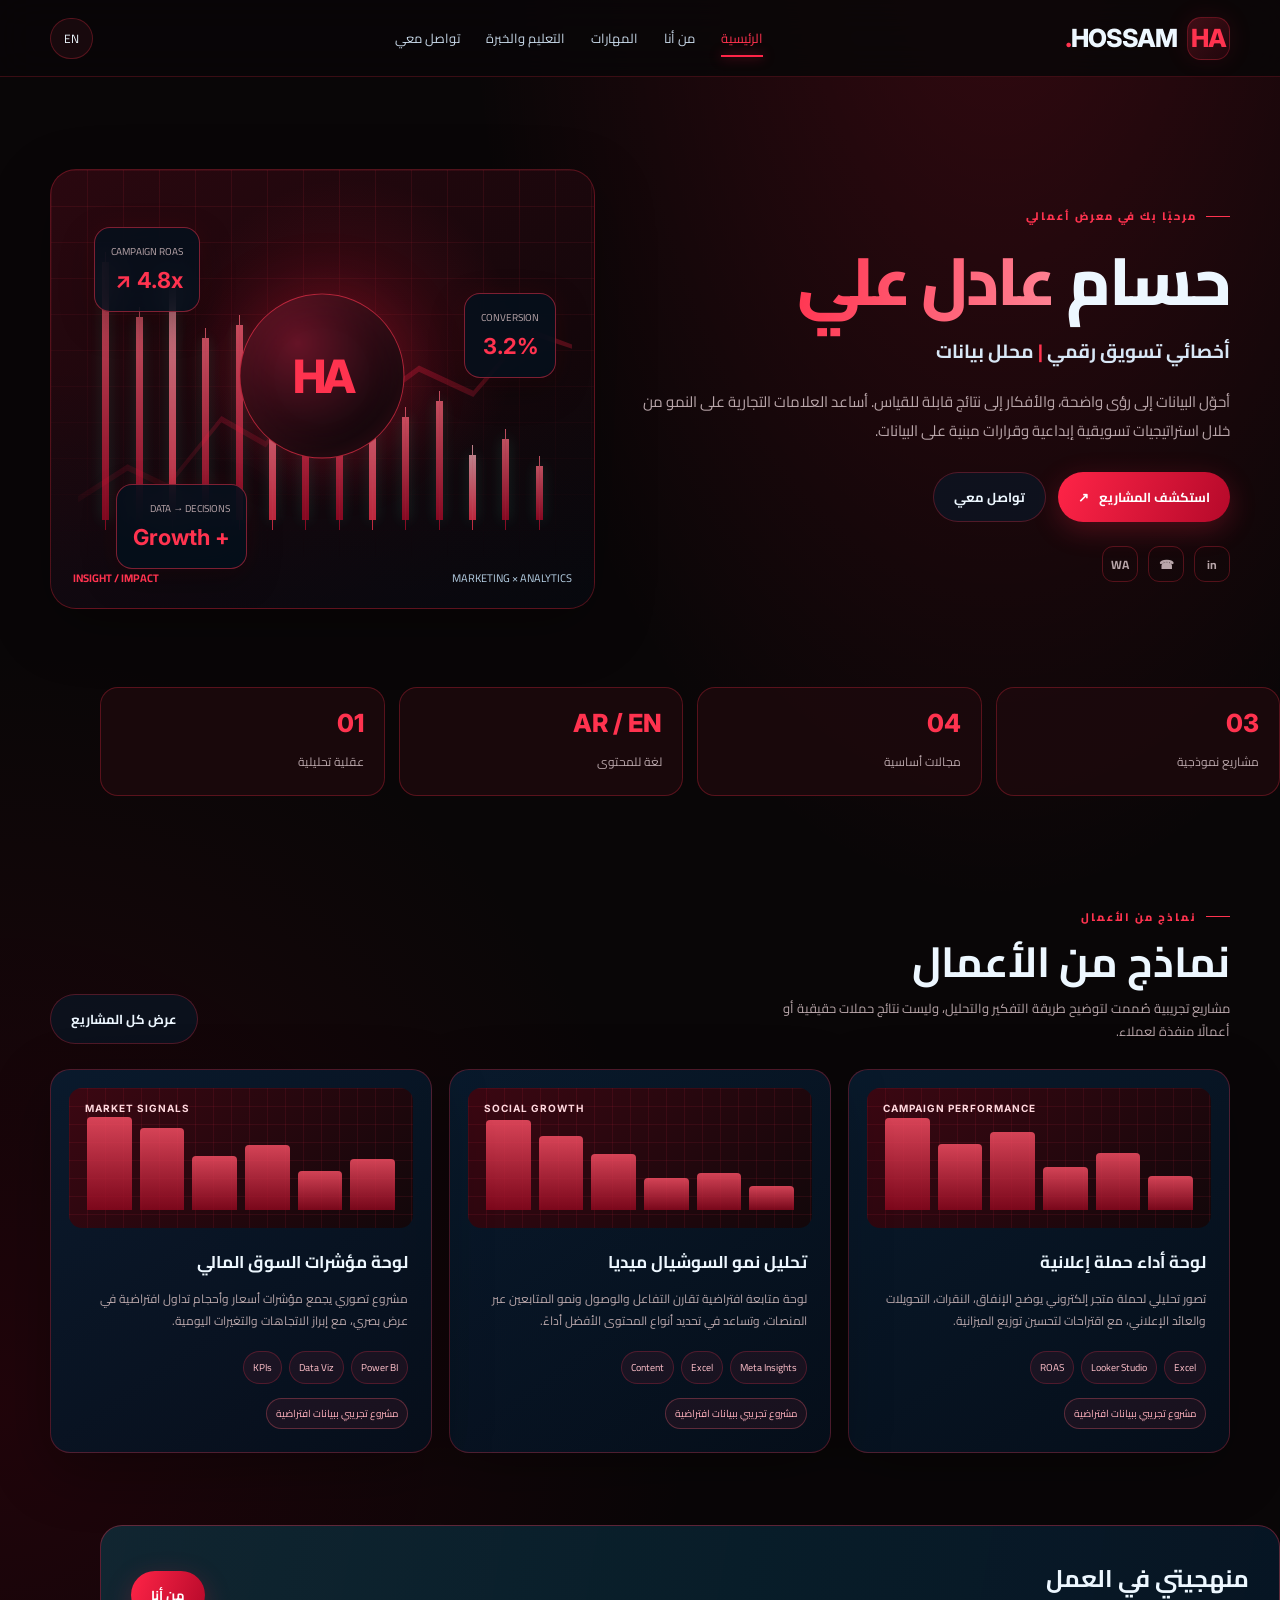
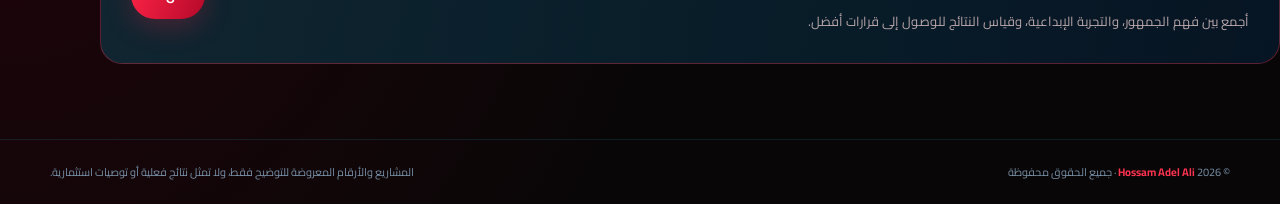
<file: index.html>
<!doctype html><html lang="ar" dir="rtl"><head><meta charset="utf-8"><meta name="viewport" content="width=device-width, initial-scale=1"><meta name="theme-color" content="#090607"><meta name="description" content="حسام عادل علي — أخصائي تسويق رقمي ومحلل بيانات. تعرف على المهارات والمشاريع التجريبية وطرق التواصل."><title>حسام عادل علي | التسويق الرقمي وتحليل البيانات</title><link rel="stylesheet" href="style.css"><script defer src="script.js"></script></head><body><header class="topbar"><div class="shell nav"><a class="brand" href="index.html"><span class="brand-mark">HA</span><span>HOSSAM<span style="color:var(--cyan)">.</span></span></a><nav class="navlinks"><a class="active" href="index.html" data-i18n="navHome">الرئيسية</a><a href="about.html" data-i18n="navAbout">من أنا</a><a href="skills.html" data-i18n="navSkills">المهارات</a><a href="education.html" data-i18n="navEducation">التعليم والخبرة</a><a href="contact.html" data-i18n="navContact">تواصل معي</a></nav><div class="navtools"><button class="lang-btn" type="button">EN</button><button class="menu-btn" type="button" aria-label="القائمة">☰</button></div></div></header><main><section class="shell hero"><div><span class="eyebrow" data-i18n="welcome">مرحبًا بك في معرض أعمالي</span><h1>حسام <span class="accent">عادل علي</span></h1><h2><span data-i18n="role">أخصائي تسويق رقمي</span> <span style="color:var(--cyan)">|</span> <span data-i18n="analyst">محلل بيانات</span></h2><p class="lead" data-i18n="intro">أحوّل البيانات إلى رؤى واضحة، والأفكار إلى نتائج قابلة للقياس. أساعد العلامات التجارية على النمو من خلال استراتيجيات تسويقية إبداعية وقرارات مبنية على البيانات.</p><div class="hero-actions"><a class="btn btn-primary" href="skills.html"><span data-i18n="viewWork">استكشف المشاريع</span> <span>↗</span></a><a class="btn btn-ghost" href="contact.html" data-i18n="contactMe">تواصل معي</a></div><div class="socials"><a href="https://www.linkedin.com/in/hossam-adel-42ba7a438/" target="_blank" rel="noopener" aria-label="LinkedIn">in</a><a href="tel:01113616810" aria-label="Phone">☎</a><a href="https://wa.me/201113616810" target="_blank" rel="noopener" aria-label="WhatsApp">WA</a></div></div><div class="visual" aria-label="لوحة مالية وتسويقية زخرفية"><div class="chart-grid"></div><div class="candles"><i class="candle" style="--h:20%"></i><i class="candle" style="--h:30%"></i><i class="candle" style="--h:24%"></i><i class="candle" style="--h:44%"></i><i class="candle" style="--h:38%"></i><i class="candle" style="--h:55%"></i><i class="candle" style="--h:48%"></i><i class="candle" style="--h:65%"></i><i class="candle" style="--h:52%"></i><i class="candle" style="--h:72%"></i><i class="candle" style="--h:67%"></i><i class="candle" style="--h:88%"></i><i class="candle" style="--h:75%"></i><i class="candle" style="--h:95%"></i></div><div class="chart-line"></div><div class="profile-orb"><span>HA</span></div><div class="floating-card float-a"><small>CAMPAIGN ROAS</small><strong>4.8x ↗</strong></div><div class="floating-card float-b"><small>CONVERSION</small><strong>3.2%</strong></div><div class="floating-card float-c"><small>DATA → DECISIONS</small><strong>+ Growth</strong></div><div class="visual-caption"><span>MARKETING × ANALYTICS</span><b>INSIGHT / IMPACT</b></div></div></section><section class="shell stats"><div class="stat"><strong>03</strong><span data-i18n="metric1">مشاريع نموذجية</span></div><div class="stat"><strong>04</strong><span data-i18n="metric2">مجالات أساسية</span></div><div class="stat"><strong>AR / EN</strong><span data-i18n="metric3">لغة للمحتوى</span></div><div class="stat"><strong>01</strong><span data-i18n="metric4">عقلية تحليلية</span></div></section><section class="shell section"><div class="section-head"><div><span class="eyebrow" data-i18n="selected">نماذج من الأعمال</span><h2 data-i18n="selected">نماذج من الأعمال</h2><p data-i18n="selectedDesc">مشاريع تجريبية صُممت لتوضيح طريقة التفكير والتحليل، وليست نتائج حملات حقيقية أو أعمالًا منفذة لعملاء.</p></div><a class="btn btn-ghost" href="skills.html" data-i18n="seeAll">عرض كل المشاريع</a></div><div class="grid-3"><article class="card"><div class="project-visual"><span class="mini-label">CAMPAIGN PERFORMANCE</span><div class="mini-bars"><i style="--h:35%"></i><i style="--h:58%"></i><i style="--h:44%"></i><i style="--h:80%"></i><i style="--h:68%"></i><i style="--h:95%"></i></div></div><h3 data-i18n="project1">لوحة أداء حملة إعلانية</h3><p data-i18n="project1d">تصور تحليلي لحملة متجر إلكتروني يوضح الإنفاق، النقرات، التحويلات والعائد الإعلاني، مع اقتراحات لتحسين توزيع الميزانية.</p><div class="tags"><span class="tag">Excel</span><span class="tag">Looker Studio</span><span class="tag">ROAS</span></div><span class="project-note" data-i18n="demo">مشروع تجريبي ببيانات افتراضية</span></article><article class="card"><div class="project-visual"><span class="mini-label">SOCIAL GROWTH</span><div class="mini-bars"><i style="--h:24%"></i><i style="--h:38%"></i><i style="--h:33%"></i><i style="--h:57%"></i><i style="--h:76%"></i><i style="--h:92%"></i></div></div><h3 data-i18n="project2">تحليل نمو السوشيال ميديا</h3><p data-i18n="project2d">لوحة متابعة افتراضية تقارن التفاعل والوصول ونمو المتابعين عبر المنصات، وتساعد في تحديد أنواع المحتوى الأفضل أداءً.</p><div class="tags"><span class="tag">Meta Insights</span><span class="tag">Excel</span><span class="tag">Content</span></div><span class="project-note" data-i18n="demo">مشروع تجريبي ببيانات افتراضية</span></article><article class="card"><div class="project-visual"><span class="mini-label">MARKET SIGNALS</span><div class="mini-bars"><i style="--h:52%"></i><i style="--h:40%"></i><i style="--h:67%"></i><i style="--h:55%"></i><i style="--h:84%"></i><i style="--h:96%"></i></div></div><h3 data-i18n="project3">لوحة مؤشرات السوق المالي</h3><p data-i18n="project3d">مشروع تصوري يجمع مؤشرات أسعار وأحجام تداول افتراضية في عرض بصري، مع إبراز الاتجاهات والتغيرات اليومية.</p><div class="tags"><span class="tag">Power BI</span><span class="tag">Data Viz</span><span class="tag">KPIs</span></div><span class="project-note" data-i18n="demo">مشروع تجريبي ببيانات افتراضية</span></article></div></section><section class="shell cta"><div><h2 data-i18n="approach">منهجيتي في العمل</h2><p data-i18n="approachDesc">أجمع بين فهم الجمهور، والتجربة الإبداعية، وقياس النتائج للوصول إلى قرارات أفضل.</p></div><a class="btn btn-primary" href="about.html" data-i18n="navAbout">من أنا</a></section></main><footer class="footer"><div class="shell footer-inner"><span>© 2026 <b>Hossam Adel Ali</b> · <span data-i18n="footer">جميع الحقوق محفوظة</span></span><span data-i18n="disclaimer">المشاريع والأرقام المعروضة للتوضيح فقط، ولا تمثل نتائج فعلية أو توصيات استثمارية.</span></div></footer></body></html>
</file>
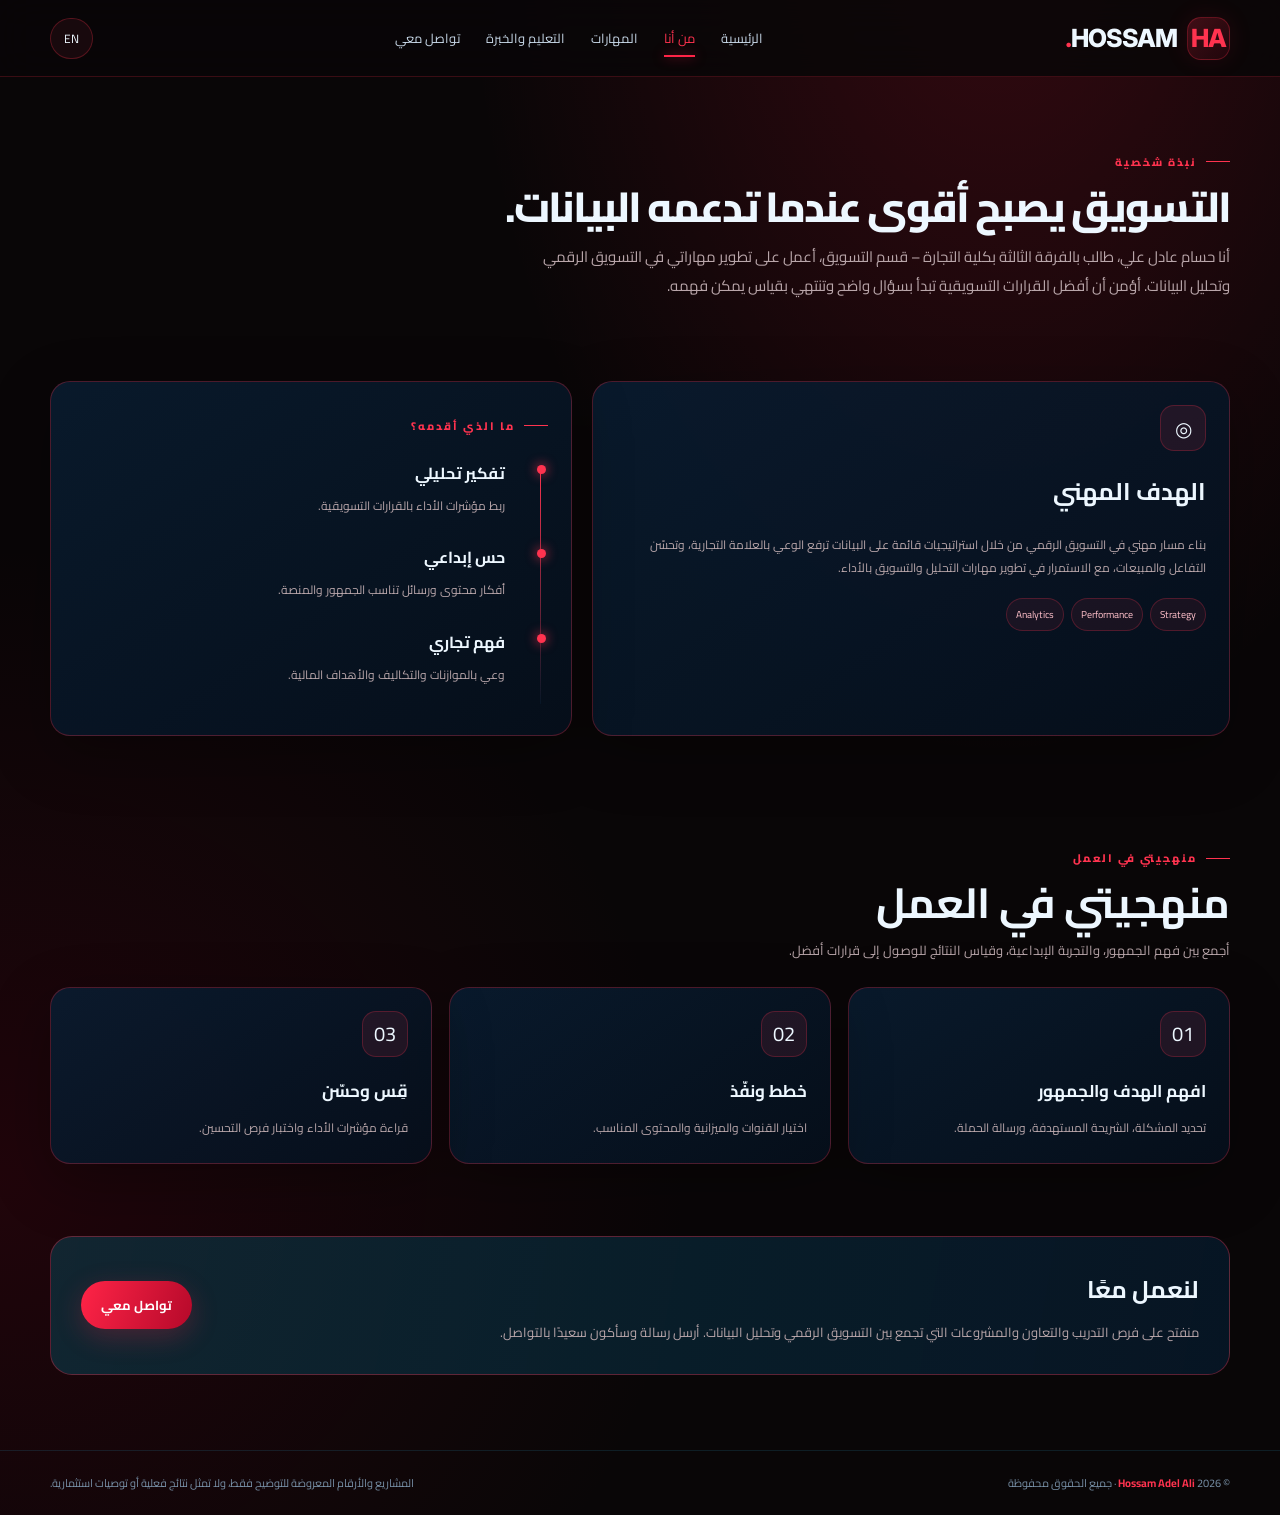
<file: about.html>
<!doctype html><html lang="ar" dir="rtl"><head><meta charset="utf-8"><meta name="viewport" content="width=device-width, initial-scale=1"><meta name="theme-color" content="#090607"><title>من أنا | حسام عادل علي</title><link rel="stylesheet" href="style.css"><script defer src="script.js"></script></head><body><header class="topbar"><div class="shell nav"><a class="brand" href="index.html"><span class="brand-mark">HA</span><span>HOSSAM<span style="color:var(--cyan)">.</span></span></a><nav class="navlinks"><a href="index.html" data-i18n="navHome">الرئيسية</a><a class="active" href="about.html" data-i18n="navAbout">من أنا</a><a href="skills.html" data-i18n="navSkills">المهارات</a><a href="education.html" data-i18n="navEducation">التعليم والخبرة</a><a href="contact.html" data-i18n="navContact">تواصل معي</a></nav><div class="navtools"><button class="lang-btn" type="button">EN</button><button class="menu-btn" type="button" aria-label="القائمة">☰</button></div></div></header><main class="shell"><section class="page-hero"><span class="eyebrow" data-i18n="aboutEyebrow">نبذة شخصية</span><h1 class="page-title" data-i18n="aboutTitle">التسويق يصبح أقوى عندما تدعمه البيانات.</h1><p class="lead" data-i18n="aboutDesc">أنا حسام عادل علي، طالب بالفرقة الثالثة بكلية التجارة – قسم التسويق، أعمل على تطوير مهاراتي في التسويق الرقمي وتحليل البيانات. أؤمن أن أفضل القرارات التسويقية تبدأ بسؤال واضح وتنتهي بقياس يمكن فهمه.</p></section><section class="section two-col"><article class="card"><div class="icon-box">◎</div><h2 data-i18n="objective">الهدف المهني</h2><p data-i18n="objectiveDesc">بناء مسار مهني في التسويق الرقمي من خلال استراتيجيات قائمة على البيانات ترفع الوعي بالعلامة التجارية، وتحسّن التفاعل والمبيعات، مع الاستمرار في تطوير مهارات التحليل والتسويق بالأداء.</p><div class="tags"><span class="tag">Strategy</span><span class="tag">Performance</span><span class="tag">Analytics</span></div></article><article class="card"><span class="eyebrow" data-i18n="strengths">ما الذي أقدمه؟</span><div style="margin-top:22px"><div class="timeline"><div class="timeline-item"><h3 data-i18n="strength1">تفكير تحليلي</h3><p data-i18n="strength1d">ربط مؤشرات الأداء بالقرارات التسويقية.</p></div><div class="timeline-item"><h3 data-i18n="strength2">حس إبداعي</h3><p data-i18n="strength2d">أفكار محتوى ورسائل تناسب الجمهور والمنصة.</p></div><div class="timeline-item"><h3 data-i18n="strength3">فهم تجاري</h3><p data-i18n="strength3d">وعي بالموازنات والتكاليف والأهداف المالية.</p></div></div></div></article></section><section class="section"><div class="section-head"><div><span class="eyebrow" data-i18n="approach">منهجيتي في العمل</span><h2 data-i18n="approach">منهجيتي في العمل</h2><p data-i18n="approachDesc">أجمع بين فهم الجمهور، والتجربة الإبداعية، وقياس النتائج للوصول إلى قرارات أفضل.</p></div></div><div class="grid-3"><article class="card"><div class="icon-box">01</div><h3 data-i18n="step1">افهم الهدف والجمهور</h3><p data-i18n="step1d">تحديد المشكلة، الشريحة المستهدفة، ورسالة الحملة.</p></article><article class="card"><div class="icon-box">02</div><h3 data-i18n="step2">خطط ونفّذ</h3><p data-i18n="step2d">اختيار القنوات والميزانية والمحتوى المناسب.</p></article><article class="card"><div class="icon-box">03</div><h3 data-i18n="step3">قِس وحسّن</h3><p data-i18n="step3d">قراءة مؤشرات الأداء واختبار فرص التحسين.</p></article></div></section><section class="cta"><div><h2 data-i18n="contactTitle">لنعمل معًا</h2><p data-i18n="contactDesc">منفتح على فرص التدريب والتعاون والمشروعات التي تجمع بين التسويق الرقمي وتحليل البيانات.</p></div><a class="btn btn-primary" href="contact.html" data-i18n="navContact">تواصل معي</a></section></main><footer class="footer"><div class="shell footer-inner"><span>© 2026 <b>Hossam Adel Ali</b> · <span data-i18n="footer">جميع الحقوق محفوظة</span></span><span data-i18n="disclaimer">المشاريع والأرقام المعروضة للتوضيح فقط، ولا تمثل نتائج فعلية أو توصيات استثمارية.</span></div></footer></body></html>
</file>
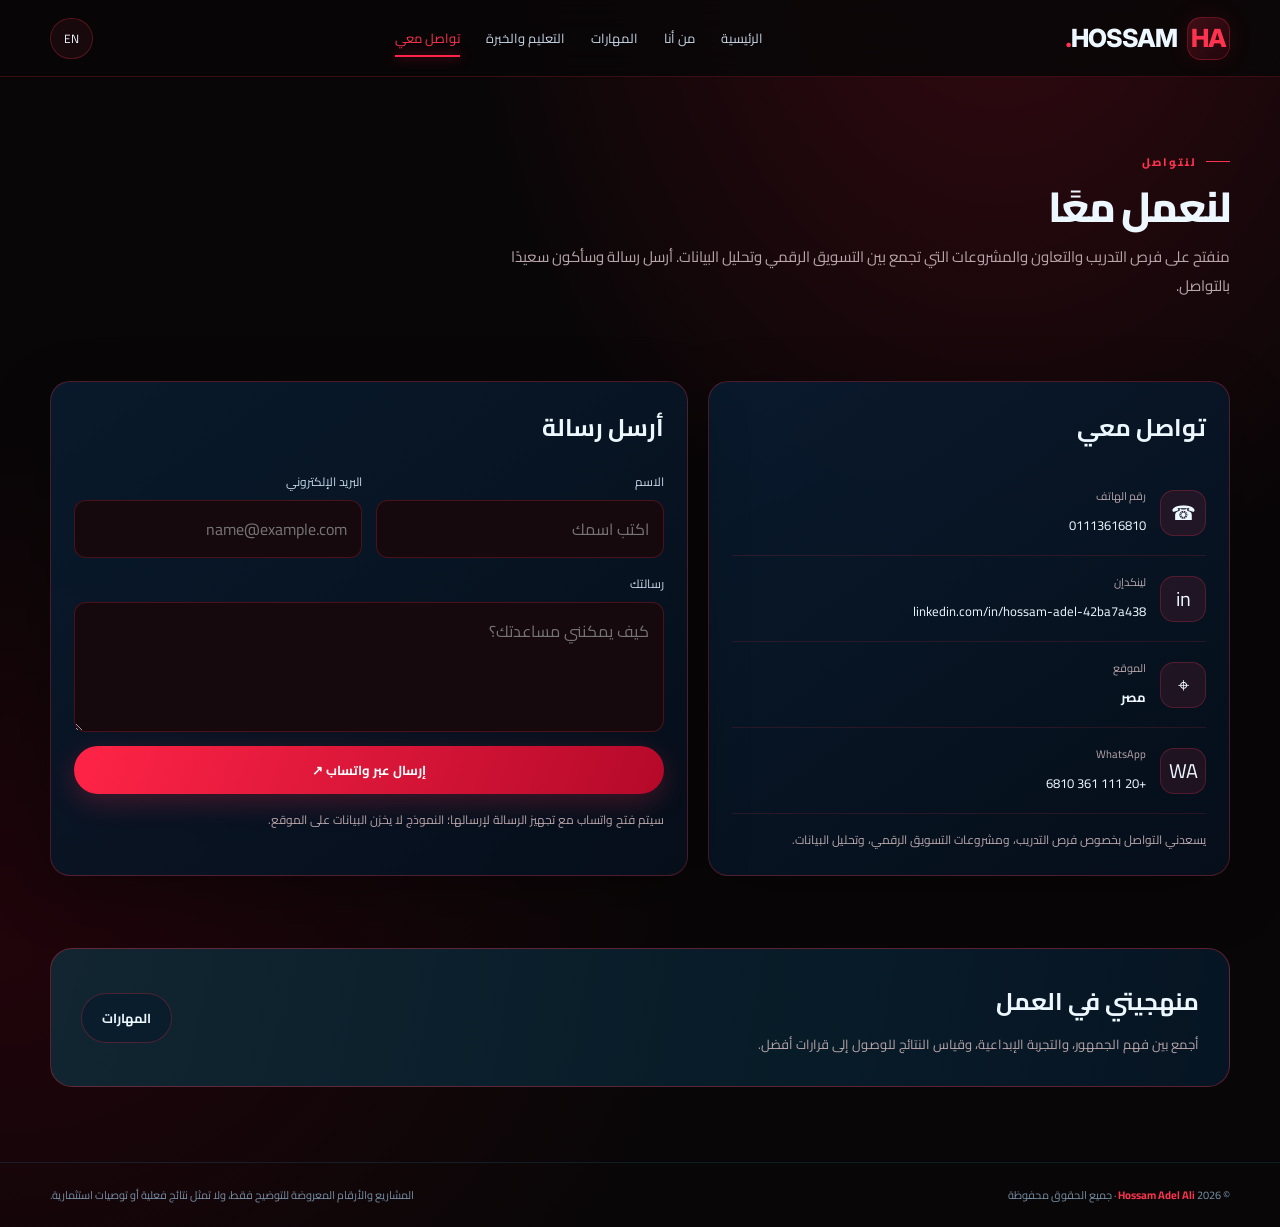
<file: contact.html>
<!doctype html><html lang="ar" dir="rtl"><head><meta charset="utf-8"><meta name="viewport" content="width=device-width, initial-scale=1"><meta name="theme-color" content="#090607"><meta name="description" content="تواصل مع حسام عادل علي بخصوص فرص التسويق الرقمي وتحليل البيانات والتعاون المهني."><title>تواصل معي | حسام عادل علي</title><link rel="stylesheet" href="style.css"><script defer src="script.js"></script></head><body><header class="topbar"><div class="shell nav"><a class="brand" href="index.html"><span class="brand-mark">HA</span><span>HOSSAM<span style="color:var(--cyan)">.</span></span></a><nav class="navlinks"><a href="index.html" data-i18n="navHome">الرئيسية</a><a href="about.html" data-i18n="navAbout">من أنا</a><a href="skills.html" data-i18n="navSkills">المهارات</a><a href="education.html" data-i18n="navEducation">التعليم والخبرة</a><a class="active" href="contact.html" data-i18n="navContact">تواصل معي</a></nav><div class="navtools"><button class="lang-btn" type="button">EN</button><button class="menu-btn" type="button" aria-label="القائمة">☰</button></div></div></header><main class="shell"><section class="page-hero"><span class="eyebrow" data-i18n="contactEyebrow">لنتواصل</span><h1 class="page-title" data-i18n="contactTitle">لنعمل معًا</h1><p class="lead" data-i18n="contactDesc">منفتح على فرص التدريب والتعاون والمشروعات التي تجمع بين التسويق الرقمي وتحليل البيانات. أرسل رسالة وسأكون سعيدًا بالتواصل.</p></section><section class="section contact-layout"><article class="card"><h2 data-i18n="navContact">تواصل معي</h2><div class="contact-item"><div class="icon-box">☎</div><div><small data-i18n="phone">رقم الهاتف</small><a href="tel:01113616810">01113616810</a></div></div><div class="contact-item"><div class="icon-box">in</div><div><small data-i18n="linkedin">لينكدإن</small><a href="https://www.linkedin.com/in/hossam-adel-42ba7a438/" target="_blank" rel="noopener">linkedin.com/in/hossam-adel-42ba7a438</a></div></div><div class="contact-item"><div class="icon-box">⌖</div><div><small data-i18n="location">الموقع</small><strong data-i18n="country">مصر</strong></div></div><div class="contact-item"><div class="icon-box">WA</div><div><small>WhatsApp</small><a href="https://wa.me/201113616810" target="_blank" rel="noopener">+20 111 361 6810</a></div></div><p class="notice">يسعدني التواصل بخصوص فرص التدريب، ومشروعات التسويق الرقمي، وتحليل البيانات.</p></article><article class="card"><h2 data-i18n="formTitle">أرسل رسالة</h2><form id="contact-form"><div class="form-grid"><div class="field"><label for="name" data-i18n="name">الاسم</label><input id="name" name="name" required autocomplete="name" data-placeholder-ar="اكتب اسمك" data-placeholder-en="Your name" placeholder="اكتب اسمك"></div><div class="field"><label for="email" data-i18n="email">البريد الإلكتروني</label><input id="email" name="email" type="email" required autocomplete="email" data-placeholder-ar="name@example.com" data-placeholder-en="name@example.com" placeholder="name@example.com"></div><div class="field full"><label for="message" data-i18n="message">رسالتك</label><textarea id="message" name="message" required data-placeholder-ar="كيف يمكنني مساعدتك؟" data-placeholder-en="How can I help?" placeholder="كيف يمكنني مساعدتك؟"></textarea></div><div class="field full"><button class="btn btn-primary" type="submit" data-i18n="send">إرسال عبر واتساب ↗</button></div></div></form><p class="notice" data-i18n="formNote">سيتم فتح واتساب برسالتك لتتمكن من إرسالها مباشرة؛ النموذج لا يخزن البيانات على الموقع.</p></article></section><section class="cta"><div><h2 data-i18n="approach">منهجيتي في العمل</h2><p data-i18n="approachDesc">أجمع بين فهم الجمهور، والتجربة الإبداعية، وقياس النتائج للوصول إلى قرارات أفضل.</p></div><a class="btn btn-ghost" href="skills.html" data-i18n="navSkills">المهارات</a></section></main><footer class="footer"><div class="shell footer-inner"><span>© 2026 <b>Hossam Adel Ali</b> · <span data-i18n="footer">جميع الحقوق محفوظة</span></span><span data-i18n="disclaimer">المشاريع والأرقام المعروضة للتوضيح فقط، ولا تمثل نتائج فعلية أو توصيات استثمارية.</span></div></footer></body></html>
</file>
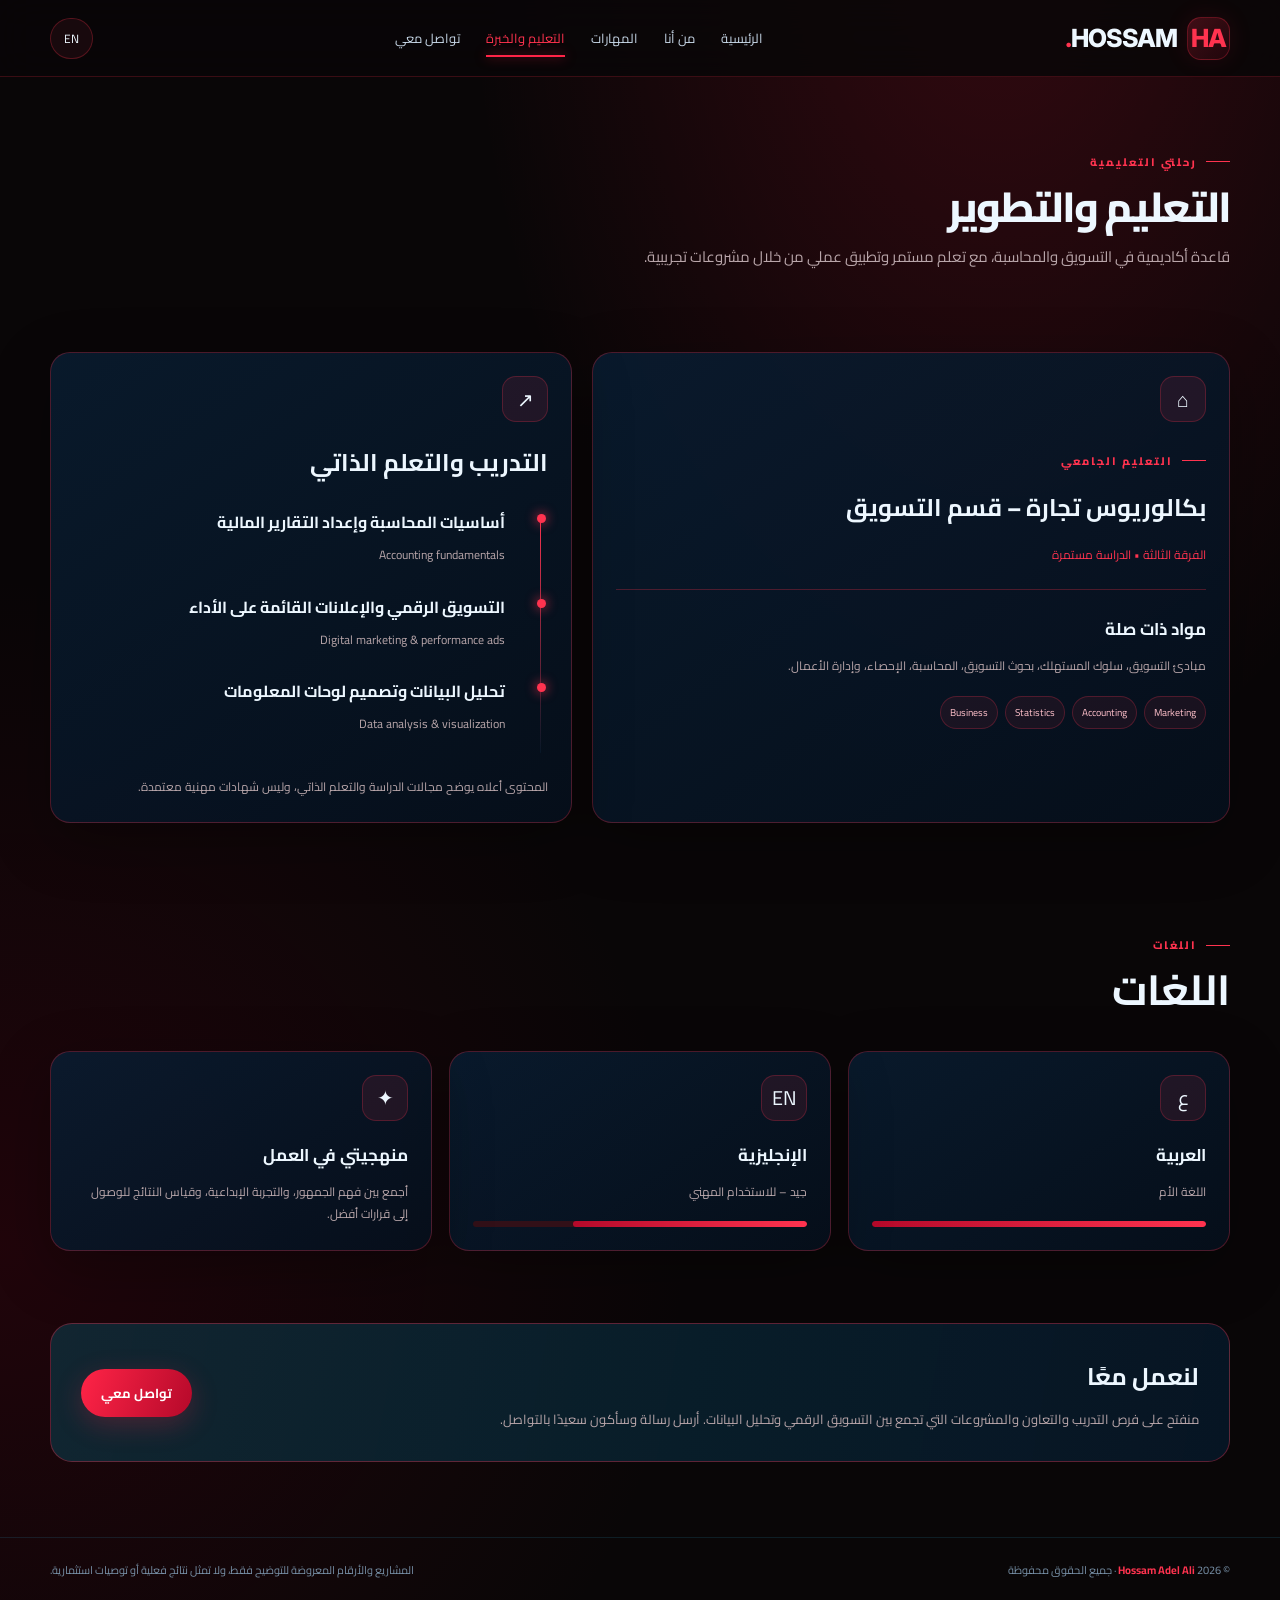
<file: education.html>
<!doctype html><html lang="ar" dir="rtl"><head><meta charset="utf-8"><meta name="viewport" content="width=device-width, initial-scale=1"><meta name="theme-color" content="#090607"><title>التعليم والتطوير | حسام عادل علي</title><link rel="stylesheet" href="style.css"><script defer src="script.js"></script></head><body><header class="topbar"><div class="shell nav"><a class="brand" href="index.html"><span class="brand-mark">HA</span><span>HOSSAM<span style="color:var(--cyan)">.</span></span></a><nav class="navlinks"><a href="index.html" data-i18n="navHome">الرئيسية</a><a href="about.html" data-i18n="navAbout">من أنا</a><a href="skills.html" data-i18n="navSkills">المهارات</a><a class="active" href="education.html" data-i18n="navEducation">التعليم والخبرة</a><a href="contact.html" data-i18n="navContact">تواصل معي</a></nav><div class="navtools"><button class="lang-btn" type="button">EN</button><button class="menu-btn" type="button" aria-label="القائمة">☰</button></div></div></header><main class="shell"><section class="page-hero"><span class="eyebrow" data-i18n="educationEyebrow">رحلتي التعليمية</span><h1 class="page-title" data-i18n="educationTitle">التعليم والتطوير</h1><p class="lead" data-i18n="educationDesc">قاعدة أكاديمية في التسويق والمحاسبة، مع تعلم مستمر وتطبيق عملي من خلال مشروعات تجريبية.</p></section><section class="section two-col"><article class="card"><div class="icon-box">⌂</div><span class="eyebrow" data-i18n="education">التعليم الجامعي</span><h2 style="font-size:24px;margin:14px 0" data-i18n="degree">بكالوريوس تجارة – قسم التسويق</h2><p style="color:var(--cyan);font-size:12px" data-i18n="status">الفرقة الثالثة • الدراسة مستمرة</p><hr style="border:0;border-top:1px solid var(--line);margin:23px 0"><h3 data-i18n="coursework">مواد ذات صلة</h3><p data-i18n="courseworkDesc">مبادئ التسويق، سلوك المستهلك، بحوث التسويق، المحاسبة، الإحصاء، وإدارة الأعمال.</p><div class="tags"><span class="tag">Marketing</span><span class="tag">Accounting</span><span class="tag">Statistics</span><span class="tag">Business</span></div></article><article class="card"><div class="icon-box">↗</div><h2 data-i18n="learning">التدريب والتعلم الذاتي</h2><div class="timeline" style="margin-top:22px"><div class="timeline-item"><h3 data-i18n="learn1">أساسيات المحاسبة وإعداد التقارير المالية</h3><p>Accounting fundamentals</p></div><div class="timeline-item"><h3 data-i18n="learn2">التسويق الرقمي والإعلانات القائمة على الأداء</h3><p>Digital marketing & performance ads</p></div><div class="timeline-item"><h3 data-i18n="learn3">تحليل البيانات وتصميم لوحات المعلومات</h3><p>Data analysis & visualization</p></div></div><p class="notice">المحتوى أعلاه يوضح مجالات الدراسة والتعلم الذاتي، وليس شهادات مهنية معتمدة.</p></article></section><section class="section"><div class="section-head"><div><span class="eyebrow" data-i18n="languages">اللغات</span><h2 data-i18n="languages">اللغات</h2></div></div><div class="grid-3"><article class="card"><div class="icon-box">ع</div><h3 data-i18n="arabic">العربية</h3><p data-i18n="native">اللغة الأم</p><div class="progress" style="margin-top:18px"><i style="--w:100%"></i></div></article><article class="card"><div class="icon-box">EN</div><h3 data-i18n="english">الإنجليزية</h3><p data-i18n="good">جيد – للاستخدام المهني</p><div class="progress" style="margin-top:18px"><i style="--w:70%"></i></div></article><article class="card"><div class="icon-box">✦</div><h3 data-i18n="approach">منهجيتي في العمل</h3><p data-i18n="approachDesc">أجمع بين فهم الجمهور، والتجربة الإبداعية، وقياس النتائج للوصول إلى قرارات أفضل.</p></article></div></section><section class="cta"><div><h2 data-i18n="contactTitle">لنعمل معًا</h2><p data-i18n="contactDesc">منفتح على فرص التدريب والتعاون والمشروعات التي تجمع بين التسويق الرقمي وتحليل البيانات.</p></div><a class="btn btn-primary" href="contact.html" data-i18n="navContact">تواصل معي</a></section></main><footer class="footer"><div class="shell footer-inner"><span>© 2026 <b>Hossam Adel Ali</b> · <span data-i18n="footer">جميع الحقوق محفوظة</span></span><span data-i18n="disclaimer">المشاريع والأرقام المعروضة للتوضيح فقط، ولا تمثل نتائج فعلية أو توصيات استثمارية.</span></div></footer></body></html>
</file>
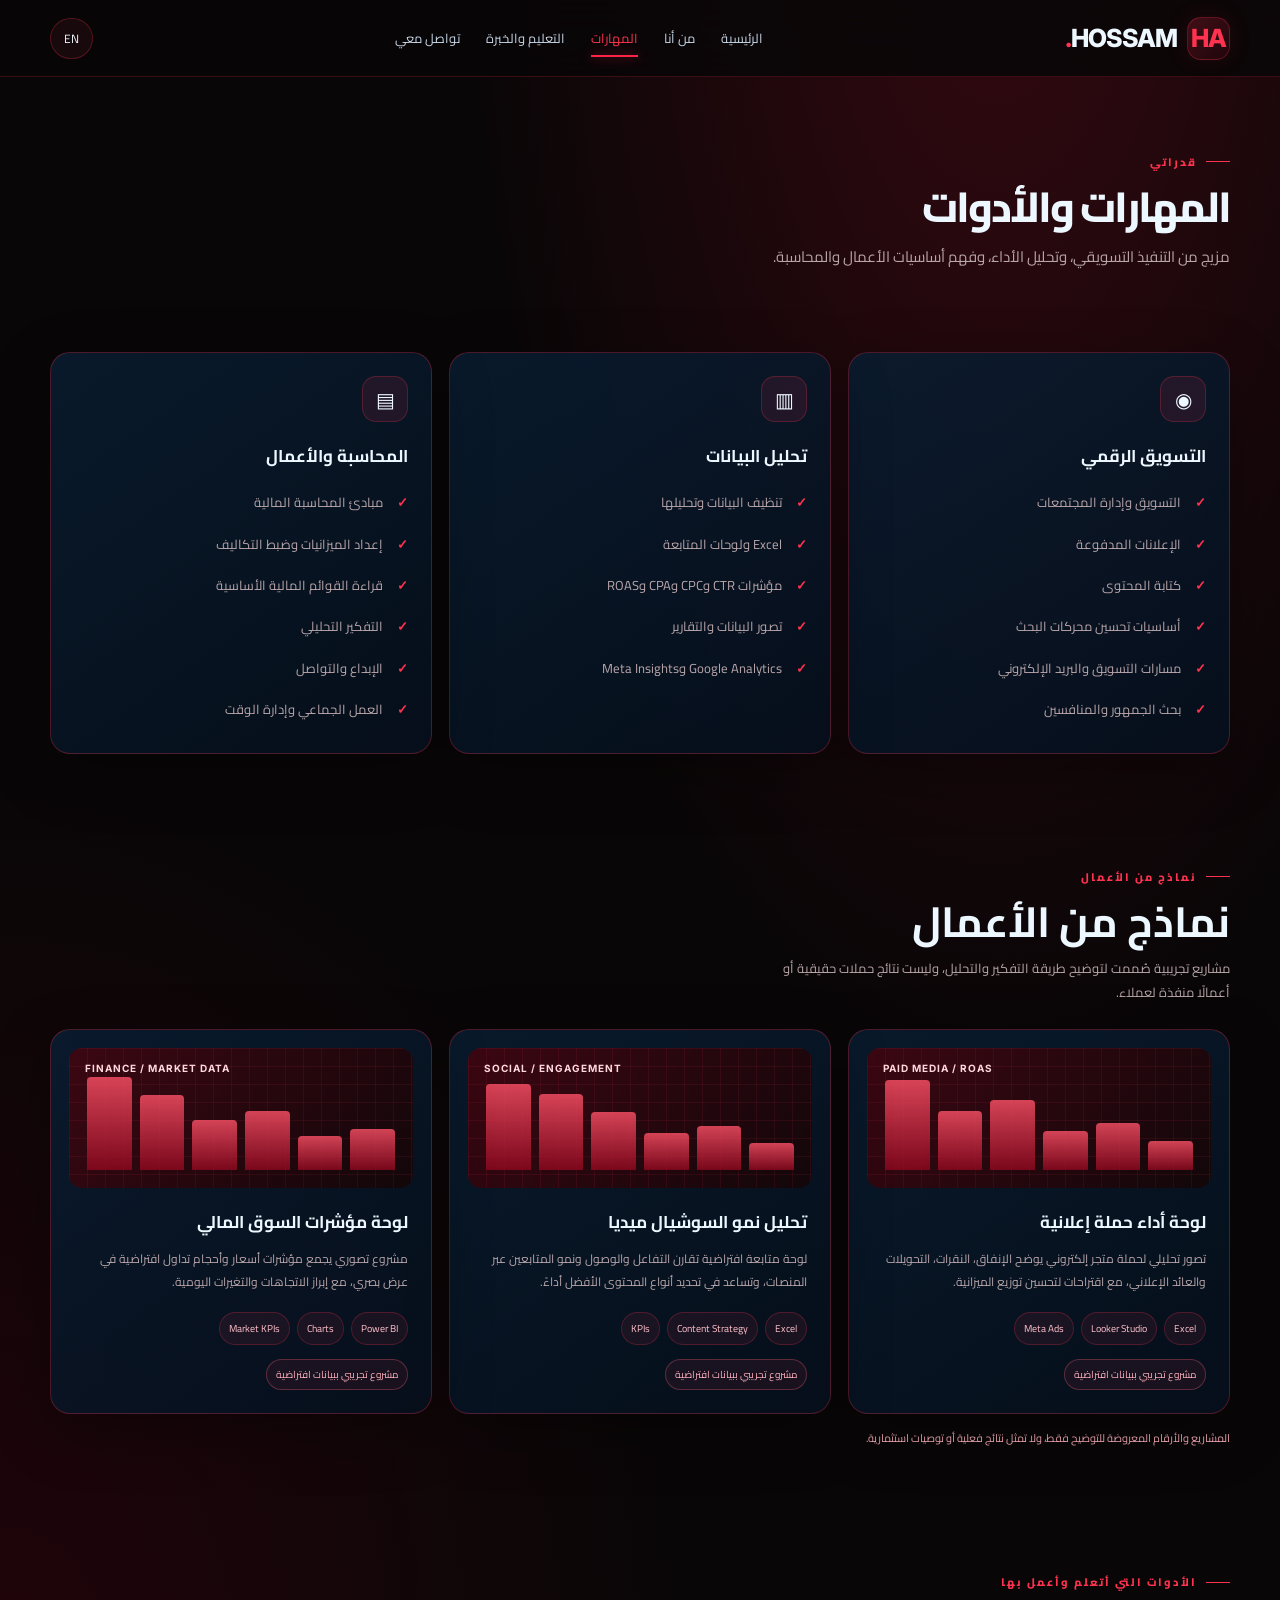
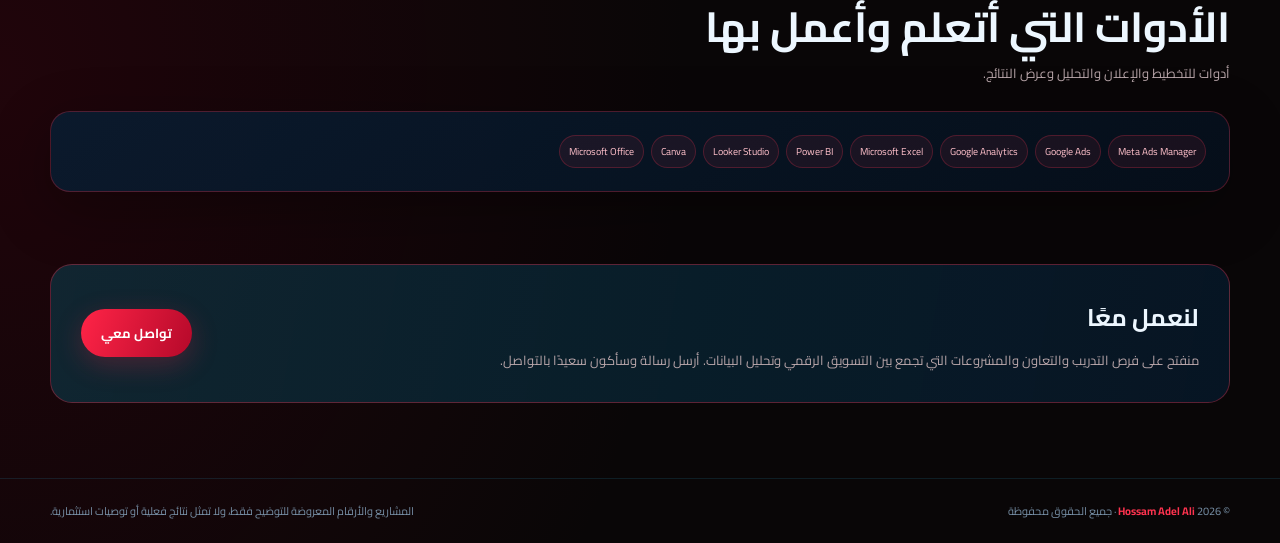
<file: skills.html>
<!doctype html><html lang="ar" dir="rtl"><head><meta charset="utf-8"><meta name="viewport" content="width=device-width, initial-scale=1"><meta name="theme-color" content="#090607"><title>المهارات والمشاريع | حسام عادل علي</title><link rel="stylesheet" href="style.css"><script defer src="script.js"></script></head><body><header class="topbar"><div class="shell nav"><a class="brand" href="index.html"><span class="brand-mark">HA</span><span>HOSSAM<span style="color:var(--cyan)">.</span></span></a><nav class="navlinks"><a href="index.html" data-i18n="navHome">الرئيسية</a><a href="about.html" data-i18n="navAbout">من أنا</a><a class="active" href="skills.html" data-i18n="navSkills">المهارات</a><a href="education.html" data-i18n="navEducation">التعليم والخبرة</a><a href="contact.html" data-i18n="navContact">تواصل معي</a></nav><div class="navtools"><button class="lang-btn" type="button">EN</button><button class="menu-btn" type="button" aria-label="القائمة">☰</button></div></div></header><main class="shell"><section class="page-hero"><span class="eyebrow" data-i18n="skillsEyebrow">قدراتي</span><h1 class="page-title" data-i18n="skillsTitle">المهارات والأدوات</h1><p class="lead" data-i18n="skillsDesc">مزيج من التنفيذ التسويقي، وتحليل الأداء، وفهم أساسيات الأعمال والمحاسبة.</p></section><section class="section"><div class="grid-3"><article class="card"><div class="icon-box">◉</div><h3 data-i18n="digital">التسويق الرقمي</h3><ul class="list"><li data-i18n="skillSocial">التسويق وإدارة المجتمعات</li><li data-i18n="skillAds">الإعلانات المدفوعة</li><li data-i18n="skillContent">كتابة المحتوى</li><li data-i18n="skillSEO">أساسيات تحسين محركات البحث</li><li data-i18n="skillFunnels">مسارات التسويق والبريد الإلكتروني</li><li data-i18n="skillResearch">بحث الجمهور والمنافسين</li></ul></article><article class="card"><div class="icon-box">▥</div><h3 data-i18n="data">تحليل البيانات</h3><ul class="list"><li data-i18n="skillCleaning">تنظيف البيانات وتحليلها</li><li data-i18n="skillExcel">Excel ولوحات المتابعة</li><li data-i18n="skillKpi">مؤشرات CTR وCPC وCPA وROAS</li><li data-i18n="skillViz">تصور البيانات والتقارير</li><li data-i18n="skillAnalytics">Google Analytics وMeta Insights</li></ul></article><article class="card"><div class="icon-box">▤</div><h3 data-i18n="business">المحاسبة والأعمال</h3><ul class="list"><li data-i18n="skillAccounting">مبادئ المحاسبة المالية</li><li data-i18n="skillBudget">إعداد الميزانيات وضبط التكاليف</li><li data-i18n="skillStatements">قراءة القوائم المالية الأساسية</li><li data-i18n="skillThinking">التفكير التحليلي</li><li data-i18n="skillCreative">الإبداع والتواصل</li><li data-i18n="skillTeam">العمل الجماعي وإدارة الوقت</li></ul></article></div></section><section class="section"><div class="section-head"><div><span class="eyebrow" data-i18n="selected">نماذج من الأعمال</span><h2 data-i18n="selected">نماذج من الأعمال</h2><p data-i18n="selectedDesc">مشاريع تجريبية صُممت لتوضيح طريقة التفكير والتحليل، وليست نتائج حملات حقيقية أو أعمالًا منفذة لعملاء.</p></div></div><div class="grid-3"><article class="card"><div class="project-visual"><span class="mini-label">PAID MEDIA / ROAS</span><div class="mini-bars"><i style="--h:30%"></i><i style="--h:49%"></i><i style="--h:40%"></i><i style="--h:72%"></i><i style="--h:61%"></i><i style="--h:93%"></i></div></div><h3 data-i18n="project1">لوحة أداء حملة إعلانية</h3><p data-i18n="project1d">تصور تحليلي لحملة متجر إلكتروني يوضح الإنفاق، النقرات، التحويلات والعائد الإعلاني، مع اقتراحات لتحسين توزيع الميزانية.</p><div class="tags"><span class="tag">Excel</span><span class="tag">Looker Studio</span><span class="tag">Meta Ads</span></div><span class="project-note" data-i18n="demo">مشروع تجريبي ببيانات افتراضية</span></article><article class="card"><div class="project-visual"><span class="mini-label">SOCIAL / ENGAGEMENT</span><div class="mini-bars"><i style="--h:28%"></i><i style="--h:46%"></i><i style="--h:38%"></i><i style="--h:60%"></i><i style="--h:79%"></i><i style="--h:89%"></i></div></div><h3 data-i18n="project2">تحليل نمو السوشيال ميديا</h3><p data-i18n="project2d">لوحة متابعة افتراضية تقارن التفاعل والوصول ونمو المتابعين عبر المنصات، وتساعد في تحديد أنواع المحتوى الأفضل أداءً.</p><div class="tags"><span class="tag">Excel</span><span class="tag">Content Strategy</span><span class="tag">KPIs</span></div><span class="project-note" data-i18n="demo">مشروع تجريبي ببيانات افتراضية</span></article><article class="card"><div class="project-visual"><span class="mini-label">FINANCE / MARKET DATA</span><div class="mini-bars"><i style="--h:42%"></i><i style="--h:35%"></i><i style="--h:61%"></i><i style="--h:52%"></i><i style="--h:78%"></i><i style="--h:96%"></i></div></div><h3 data-i18n="project3">لوحة مؤشرات السوق المالي</h3><p data-i18n="project3d">مشروع تصوري يجمع مؤشرات أسعار وأحجام تداول افتراضية في عرض بصري، مع إبراز الاتجاهات والتغيرات اليومية.</p><div class="tags"><span class="tag">Power BI</span><span class="tag">Charts</span><span class="tag">Market KPIs</span></div><span class="project-note" data-i18n="demo">مشروع تجريبي ببيانات افتراضية</span></article></div><p class="notice" data-i18n="disclaimer">المشاريع والأرقام المعروضة للتوضيح فقط، ولا تمثل نتائج فعلية أو توصيات استثمارية.</p></section><section class="section"><div class="section-head"><div><span class="eyebrow" data-i18n="toolsTitle">الأدوات التي أتعلم وأعمل بها</span><h2 data-i18n="toolsTitle">الأدوات التي أتعلم وأعمل بها</h2><p data-i18n="toolsDesc">أدوات للتخطيط والإعلان والتحليل وعرض النتائج.</p></div></div><div class="card"><div class="tags" style="margin-top:0"><span class="tag">Meta Ads Manager</span><span class="tag">Google Ads</span><span class="tag">Google Analytics</span><span class="tag">Microsoft Excel</span><span class="tag">Power BI</span><span class="tag">Looker Studio</span><span class="tag">Canva</span><span class="tag">Microsoft Office</span></div></div></section><section class="cta"><div><h2 data-i18n="contactTitle">لنعمل معًا</h2><p data-i18n="contactDesc">منفتح على فرص التدريب والتعاون والمشروعات التي تجمع بين التسويق الرقمي وتحليل البيانات.</p></div><a class="btn btn-primary" href="contact.html" data-i18n="navContact">تواصل معي</a></section></main><footer class="footer"><div class="shell footer-inner"><span>© 2026 <b>Hossam Adel Ali</b> · <span data-i18n="footer">جميع الحقوق محفوظة</span></span><span data-i18n="disclaimer">المشاريع والأرقام المعروضة للتوضيح فقط، ولا تمثل نتائج فعلية أو توصيات استثمارية.</span></div></footer></body></html>
</file>
<file: style.css>
@import url('https://fonts.googleapis.com/css2?family=Cairo:wght@400;500;600;700;800&family=Inter:wght@400;500;600;700;800&display=swap');
:root{--bg:#090607;--panel:rgba(30,10,14,.78);--panel2:#19090d;--line:rgba(255,49,73,.28);--cyan:#ff334f;--blue:#b5092a;--text:#edf7ff;--muted:#b9a6aa;--green:#ff5268;--shadow:0 18px 60px rgba(0,0,0,.3)}*{box-sizing:border-box}html{scroll-behavior:smooth}body{margin:0;background:radial-gradient(ellipse at 75% 0%,#3b0712 0,transparent 36%),radial-gradient(ellipse at 0% 70%,#24060d 0,transparent 35%),var(--bg);color:var(--text);font-family:'Cairo',sans-serif;min-height:100vh;overflow-x:hidden}body[dir="ltr"]{font-family:'Inter',sans-serif}a{color:inherit;text-decoration:none}button,input,textarea{font:inherit}.shell{width:min(1180px,calc(100% - 40px));margin:auto}.topbar{position:sticky;top:0;z-index:20;background:rgba(3,11,22,.82);backdrop-filter:blur(18px);border-bottom:1px solid rgba(255,49,73,.16)}.nav{height:76px;display:flex;align-items:center;justify-content:space-between;gap:24px}.brand{display:flex;align-items:center;gap:10px;font-family:Inter,sans-serif;font-weight:800;letter-spacing:-1px;font-size:25px}.brand-mark{display:grid;place-items:center;width:43px;height:43px;border-radius:14px;border:1px solid var(--line);background:linear-gradient(135deg,rgba(255,51,79,.22),rgba(181,9,42,.12));color:var(--cyan);box-shadow:0 0 25px rgba(255,51,79,.1)}.navlinks{display:flex;align-items:center;gap:26px;color:#c7d7e7;font-size:13px}.navlinks a{padding:9px 0;transition:.2s}.navlinks a:hover,.navlinks a.active{color:var(--cyan)}.navtools{display:flex;align-items:center;gap:10px}.lang-btn,.menu-btn{border:1px solid var(--line);background:#18090d;color:var(--text);border-radius:999px;padding:8px 13px;cursor:pointer;font-size:12px}.menu-btn{display:none}.hero{display:grid;grid-template-columns:1.04fr .96fr;gap:45px;align-items:center;padding:70px 0 56px;min-height:610px}.eyebrow{display:inline-flex;align-items:center;gap:9px;color:var(--cyan);font-size:11px;font-weight:800;letter-spacing:2px;text-transform:uppercase}.eyebrow:before{content:'';width:24px;height:1px;background:var(--cyan)}h1,h2,h3,p{margin-top:0}h1{font-size:clamp(40px,5.2vw,68px);line-height:1.12;letter-spacing:-2px;margin:18px 0 14px;font-weight:800}h1 .accent{background:linear-gradient(100deg,var(--cyan),#ff8495);-webkit-background-clip:text;background-clip:text;color:transparent}.hero h2{font-size:19px;color:#d8e7f6;margin-bottom:18px}.lead{font-size:15px;line-height:1.95;color:var(--muted);max-width:600px}.hero-actions{display:flex;gap:12px;flex-wrap:wrap;margin:27px 0 24px}.btn{display:inline-flex;align-items:center;justify-content:center;gap:10px;padding:12px 20px;border-radius:999px;font-weight:700;font-size:13px;border:1px solid var(--line);transition:transform .2s,box-shadow .2s;cursor:pointer}.btn:hover{transform:translateY(-3px)}.btn-primary{color:#fff5f6;background:linear-gradient(100deg,var(--cyan),#ff5268);border:0;box-shadow:0 7px 28px rgba(255,51,79,.17)}.btn-ghost{background:rgba(7,25,42,.6);color:var(--text)}.socials{display:flex;gap:10px;align-items:center}.socials a{display:grid;place-items:center;width:36px;height:36px;border:1px solid var(--line);border-radius:11px;color:var(--muted);font-size:12px;font-weight:700}.socials a:hover{color:var(--cyan);border-color:var(--cyan)}.visual{position:relative;min-height:440px;border:1px solid var(--line);border-radius:26px;overflow:hidden;background:linear-gradient(145deg,rgba(9,34,57,.9),rgba(4,13,25,.85));box-shadow:var(--shadow)}.visual:before{content:'';position:absolute;inset:0;background:linear-gradient(0deg,rgba(3,11,22,.4),transparent 55%),radial-gradient(circle at 55% 40%,rgba(255,25,60,.17),transparent 42%)}.chart-grid{position:absolute;inset:0;background-image:linear-gradient(rgba(255,51,79,.09) 1px,transparent 1px),linear-gradient(90deg,rgba(255,51,79,.09) 1px,transparent 1px);background-size:36px 36px;mask-image:linear-gradient(black,transparent 90%)}.chart-line{position:absolute;left:5%;right:4%;bottom:16%;height:48%;border-bottom:2px solid var(--cyan);clip-path:polygon(0 80%,10% 65%,18% 74%,29% 42%,38% 54%,48% 20%,58% 37%,69% 18%,80% 30%,91% 0,100% 8%,100% 10%,91% 3%,80% 33%,69% 21%,58% 40%,48% 23%,38% 57%,29% 45%,18% 77%,10% 68%,0 83%);background:linear-gradient(180deg,rgba(255,51,79,.22),transparent)}.candles{position:absolute;inset:18% 7% 20%;display:flex;align-items:stretch;justify-content:space-around;opacity:.72}.candle{width:7px;position:relative;background:var(--green);height:var(--h);align-self:flex-end;box-shadow:0 0 13px rgba(70,255,193,.2)}.candle:before{content:'';position:absolute;left:3px;top:-10px;height:calc(100% + 20px);width:1px;background:inherit}.candle:nth-child(3n){background:#ff9aaa}.floating-card{position:absolute;padding:14px 16px;border:1px solid rgba(255,51,79,.45);border-radius:16px;background:rgba(3,16,29,.82);backdrop-filter:blur(15px);box-shadow:0 12px 30px rgba(0,0,0,.25)}.floating-card small{display:block;color:var(--muted);font-size:10px;margin-bottom:6px}.floating-card strong{font:700 22px Inter,sans-serif;color:var(--cyan)}.float-a{top:13%;left:8%}.float-b{right:7%;top:28%}.float-c{left:12%;bottom:9%}.profile-orb{position:absolute;width:165px;height:165px;left:50%;top:47%;transform:translate(-50%,-50%);border-radius:50%;display:grid;place-items:center;background:radial-gradient(circle at 35% 30%,#1e526b,#071725 70%);border:1px solid rgba(255,51,79,.55);box-shadow:0 0 60px rgba(255,25,60,.18),inset 0 0 35px rgba(255,51,79,.12)}.profile-orb span{font:800 46px Inter,sans-serif;letter-spacing:-4px;color:var(--cyan)}.visual-caption{position:absolute;bottom:20px;right:22px;left:22px;display:flex;justify-content:space-between;align-items:center;color:#b7d1e6;font-size:11px}.visual-caption b{color:var(--cyan)}.stats{display:grid;grid-template-columns:repeat(4,1fr);gap:14px;margin:0 0 70px}.stat{border:1px solid var(--line);background:var(--panel);padding:20px;border-radius:18px}.stat strong{display:block;color:var(--cyan);font:800 25px Inter,sans-serif;margin-bottom:7px}.stat span{font-size:12px;color:var(--muted)}.section{padding:30px 0 72px}.section-head{display:flex;align-items:end;justify-content:space-between;gap:20px;margin-bottom:25px}.section-head h2,.page-title{font-size:clamp(28px,4vw,42px);line-height:1.2;margin:10px 0;color:var(--text)}.section-head p{color:var(--muted);font-size:13px;max-width:470px;line-height:1.8;margin-bottom:0}.grid-3{display:grid;grid-template-columns:repeat(3,1fr);gap:17px}.card{border:1px solid var(--line);background:linear-gradient(145deg,rgba(9,29,49,.88),rgba(5,16,29,.88));border-radius:20px;padding:23px;box-shadow:var(--shadow);transition:transform .22s,border-color .22s}.card:hover{transform:translateY(-5px);border-color:rgba(53,232,220,.6)}.icon-box{display:grid;place-items:center;width:46px;height:46px;border-radius:14px;background:rgba(53,232,220,.09);border:1px solid rgba(255,51,79,.22);font-size:20px;margin-bottom:18px}.card h3{font-size:17px;margin-bottom:10px}.card p{font-size:12px;line-height:1.9;color:var(--muted);margin-bottom:0}.tags{display:flex;gap:7px;flex-wrap:wrap;margin-top:18px}.tag{font-size:10px;padding:6px 9px;border-radius:999px;background:rgba(255,51,79,.1);border:1px solid rgba(255,51,79,.22);color:#ffc0ca}.project-visual{height:140px;border-radius:13px;overflow:hidden;position:relative;margin:-5px -5px 18px;background:linear-gradient(135deg,#3b0712,#12070a)}.project-visual:before{content:'';position:absolute;inset:0;background:linear-gradient(rgba(255,51,79,.09) 1px,transparent 1px),linear-gradient(90deg,rgba(255,51,79,.09) 1px,transparent 1px);background-size:18px 18px}.mini-bars{position:absolute;inset:25px 18px 18px;display:flex;align-items:end;gap:8px}.mini-bars i{flex:1;height:var(--h);background:linear-gradient(0deg,#b5092a,var(--cyan));border-radius:4px 4px 0 0;opacity:.8}.project-visual .mini-label{position:absolute;top:14px;left:16px;color:#ffd8de;font:700 10px Inter,sans-serif;letter-spacing:1px}.project-note{display:inline-block;margin-top:14px;font-size:10px;color:#ffb1bd;border:1px solid rgba(255,100,120,.3);background:rgba(255,51,79,.08);border-radius:999px;padding:5px 9px}.cta{margin:0 0 75px;padding:30px;border:1px solid rgba(255,51,79,.34);border-radius:22px;background:linear-gradient(100deg,rgba(12,56,70,.65),rgba(7,23,39,.9));display:flex;align-items:center;justify-content:space-between;gap:25px}.cta h2{font-size:24px;margin-bottom:8px}.cta p{color:var(--muted);font-size:13px;margin:0}.page-hero{padding:64px 0 36px}.page-hero .lead{max-width:720px}.two-col{display:grid;grid-template-columns:1.1fr .9fr;gap:20px}.list{list-style:none;padding:0;margin:0}.list li{position:relative;padding:9px 25px 9px 0;color:var(--muted);font-size:13px;line-height:1.8}.list li:before{content:'✓';position:absolute;right:0;color:var(--cyan);font-weight:800}.timeline{position:relative;padding-right:25px}.timeline:before{content:'';position:absolute;right:7px;top:8px;bottom:8px;width:1px;background:linear-gradient(var(--cyan),rgba(35,168,255,.05))}.timeline-item{position:relative;padding:0 18px 26px 0}.timeline-item:before{content:'';position:absolute;right:-23px;top:7px;width:9px;height:9px;border-radius:50%;background:var(--cyan);box-shadow:0 0 12px var(--cyan)}.timeline-item h3{font-size:16px;margin-bottom:7px}.timeline-item p{font-size:12px;color:var(--muted);line-height:1.8;margin:0}.skill-group{margin-bottom:18px}.skill-row{display:flex;justify-content:space-between;gap:12px;font-size:12px;margin:15px 0 8px}.skill-row span:last-child{color:var(--cyan);font-family:Inter,sans-serif}.progress{height:6px;border-radius:99px;background:#321018;overflow:hidden}.progress i{display:block;height:100%;width:var(--w);background:linear-gradient(90deg,var(--blue),var(--cyan));border-radius:99px}.contact-layout{display:grid;grid-template-columns:.9fr 1.1fr;gap:20px}.contact-item{display:flex;gap:14px;align-items:center;padding:16px 0;border-bottom:1px solid rgba(255,51,79,.14)}.contact-item:last-child{border:0}.contact-item .icon-box{margin:0;flex-shrink:0}.contact-item small{display:block;color:var(--muted);font-size:11px;margin-bottom:3px}.contact-item a,.contact-item strong{font-size:13px;overflow-wrap:anywhere}.form-grid{display:grid;grid-template-columns:1fr 1fr;gap:14px}.field{display:flex;flex-direction:column;gap:7px}.field.full{grid-column:1/-1}.field label{font-size:12px;color:#c8d8e8}.field input,.field textarea{width:100%;border:1px solid rgba(255,51,79,.22);border-radius:12px;background:#16090d;color:var(--text);padding:13px 14px;outline:none}.field input:focus,.field textarea:focus{border-color:var(--cyan);box-shadow:0 0 0 3px rgba(255,51,79,.09)}.field textarea{min-height:130px;resize:vertical}.footer{border-top:1px solid rgba(53,207,255,.12);padding:22px 0;color:#7891a8;font-size:11px}.footer-inner{display:flex;align-items:center;justify-content:space-between;gap:15px}.footer b{color:var(--cyan)}.notice{color:#ffb1bd;font-size:11px;line-height:1.8;margin-top:15px}.empty-state{padding:35px;text-align:center;border:1px dashed var(--line);border-radius:18px;color:var(--muted)}[dir="ltr"] .list li{padding:9px 0 9px 25px}[dir="ltr"] .list li:before{right:auto;left:0}[dir="ltr"] .timeline{padding-right:0;padding-left:25px}[dir="ltr"] .timeline:before{right:auto;left:7px}[dir="ltr"] .timeline-item{padding:0 0 26px 18px}[dir="ltr"] .timeline-item:before{right:auto;left:-23px}[dir="ltr"] .visual-caption{direction:ltr}[dir="ltr"] .field{text-align:left}@media(max-width:900px){.hero{grid-template-columns:1fr;padding-top:48px;gap:28px}.visual{min-height:380px}.stats{grid-template-columns:repeat(2,1fr)}.grid-3{grid-template-columns:repeat(2,1fr)}.two-col,.contact-layout{grid-template-columns:1fr}.navlinks{gap:14px}.navlinks a{font-size:12px}}@media(max-width:650px){.shell{width:min(100% - 28px,1180px)}.nav{height:68px}.brand{font-size:21px}.brand-mark{width:38px;height:38px}.menu-btn{display:inline-flex}.navlinks{display:none;position:absolute;top:68px;left:14px;right:14px;padding:18px;background:rgba(3,14,27,.97);border:1px solid var(--line);border-radius:16px;flex-direction:column;align-items:stretch;gap:4px}.navlinks.open{display:flex}.navlinks a{padding:10px 12px}.hero{padding:40px 0 35px;min-height:auto}h1{font-size:43px;letter-spacing:-1.5px}.hero h2{font-size:16px}.lead{font-size:13px}.visual{min-height:340px}.profile-orb{width:125px;height:125px}.profile-orb span{font-size:35px}.floating-card strong{font-size:18px}.floating-card{padding:10px 12px}.float-a{top:9%;left:5%}.float-b{right:4%;top:26%}.float-c{left:5%;bottom:8%}.section{padding-bottom:50px}.section-head{align-items:start;flex-direction:column}.grid-3{grid-template-columns:1fr}.stats{gap:9px;margin-bottom:40px}.stat{padding:15px}.stat strong{font-size:22px}.cta{align-items:flex-start;flex-direction:column;padding:23px}.form-grid{grid-template-columns:1fr}.field.full{grid-column:auto}.footer-inner{flex-direction:column;align-items:flex-start}.page-hero{padding:44px 0 26px}}@media(prefers-reduced-motion:reduce){*{scroll-behavior:auto!important;transition:none!important}}

/* Red trading terminal: motion system */
:root{--red-hot:#ff2447;--red-deep:#8f071e;--red-soft:#ff7185}
body{background:radial-gradient(ellipse at 78% -8%,rgba(255,24,61,.18),transparent 38%),radial-gradient(ellipse at 0% 78%,rgba(116,0,24,.22),transparent 38%),var(--bg)}
.topbar{background:rgba(9,6,7,.86);border-bottom-color:rgba(255,49,73,.2)}
.brand-mark{animation:markPulse 3s ease-in-out infinite}
.visual{isolation:isolate;background:linear-gradient(145deg,rgba(44,8,16,.96),rgba(10,7,9,.95));animation:panelRise .9s cubic-bezier(.2,.8,.2,1) both}
.visual:after{content:"";position:absolute;z-index:0;inset:-40% auto -40% -55%;width:34%;transform:rotate(18deg);background:linear-gradient(90deg,transparent,rgba(255,75,98,.13),transparent);animation:scanSweep 7s linear infinite;pointer-events:none}
.chart-grid{background-image:linear-gradient(rgba(255,51,79,.1) 1px,transparent 1px),linear-gradient(90deg,rgba(255,51,79,.1) 1px,transparent 1px);animation:gridDrift 18s linear infinite}
.candles{animation:candleBreath 4s ease-in-out infinite alternate}.candle{background:linear-gradient(180deg,#ff6c80,#b5092a);animation:candleFlicker 2.8s ease-in-out infinite alternate}.candle:nth-child(2n){animation-delay:-1.1s}.candle:nth-child(3n){background:linear-gradient(180deg,#ffb0bc,#ff334f)}
.chart-line{border-bottom-color:var(--red-hot);filter:drop-shadow(0 0 8px rgba(255,36,71,.5));background:linear-gradient(180deg,rgba(255,36,71,.24),transparent)}
.profile-orb{background:radial-gradient(circle at 35% 30%,#651326,#10070b 70%);border-color:rgba(255,51,79,.65);box-shadow:0 0 65px rgba(255,24,61,.22),inset 0 0 35px rgba(255,51,79,.14);animation:orbFloat 5s ease-in-out infinite}
.floating-card{border-color:rgba(255,51,79,.48);box-shadow:0 12px 34px rgba(0,0,0,.3),0 0 24px rgba(255,24,61,.08);animation:cardFloat 5s ease-in-out infinite}.float-b{animation-delay:-1.8s}.float-c{animation-delay:-3.2s}
.btn-primary{color:#fff;background:linear-gradient(110deg,#ff2447,#b5092a);box-shadow:0 8px 28px rgba(255,36,71,.24)}.btn-primary:hover{box-shadow:0 10px 38px rgba(255,36,71,.38)}
.card,.stat{backdrop-filter:blur(16px);transition:transform .35s cubic-bezier(.2,.8,.2,1),border-color .3s,box-shadow .3s}.card:hover{transform:translateY(-8px) scale(1.012);border-color:rgba(255,51,79,.72);box-shadow:0 20px 55px rgba(255,24,61,.1)}
.navlinks a{position:relative}.navlinks a:after{content:"";position:absolute;right:0;bottom:2px;width:0;height:2px;background:var(--red-hot);box-shadow:0 0 12px rgba(255,36,71,.65);transition:width .3s}.navlinks a:hover:after,.navlinks a.active:after{width:100%}
.tag{background:rgba(255,51,79,.08);border-color:rgba(255,51,79,.24);color:#ffc0ca}.icon-box{background:rgba(255,51,79,.1);border-color:rgba(255,51,79,.24)}
.project-visual{background:linear-gradient(135deg,#3b0712,#12070a)}.project-visual:before{background:linear-gradient(rgba(255,51,79,.09) 1px,transparent 1px),linear-gradient(90deg,rgba(255,51,79,.09) 1px,transparent 1px);background-size:18px 18px}.mini-bars i{background:linear-gradient(0deg,#8f071e,#ff5268)}
.reveal{opacity:0;transform:translateY(22px);transition:opacity .7s ease,transform .7s cubic-bezier(.2,.8,.2,1)}.reveal.is-visible{opacity:1;transform:translateY(0)}body.page-enter main{animation:pageEnter .55s cubic-bezier(.2,.8,.2,1) both}
@keyframes markPulse{0%,100%{box-shadow:0 0 15px rgba(255,36,71,.08)}50%{box-shadow:0 0 28px rgba(255,36,71,.28)}}@keyframes scanSweep{0%{left:-55%}100%{left:125%}}@keyframes gridDrift{to{background-position:36px 36px}}@keyframes candleBreath{from{transform:translateY(3px)}to{transform:translateY(-5px)}}@keyframes candleFlicker{from{filter:brightness(.78)}to{filter:brightness(1.25)}}@keyframes orbFloat{0%,100%{translate:0 0}50%{translate:0 -9px}}@keyframes cardFloat{0%,100%{translate:0 0}50%{translate:0 -7px}}@keyframes panelRise{from{opacity:0;transform:translateY(14px) scale(.985)}to{opacity:1;transform:translateY(0) scale(1)}}@keyframes pageEnter{from{opacity:0;transform:translateY(8px)}to{opacity:1;transform:translateY(0)}}
@media(prefers-reduced-motion:reduce){.reveal{opacity:1;transform:none}body.page-enter main,.visual,.brand-mark,.candles,.candle,.profile-orb,.floating-card,.chart-grid,.visual:after{animation:none!important}}
</file>
